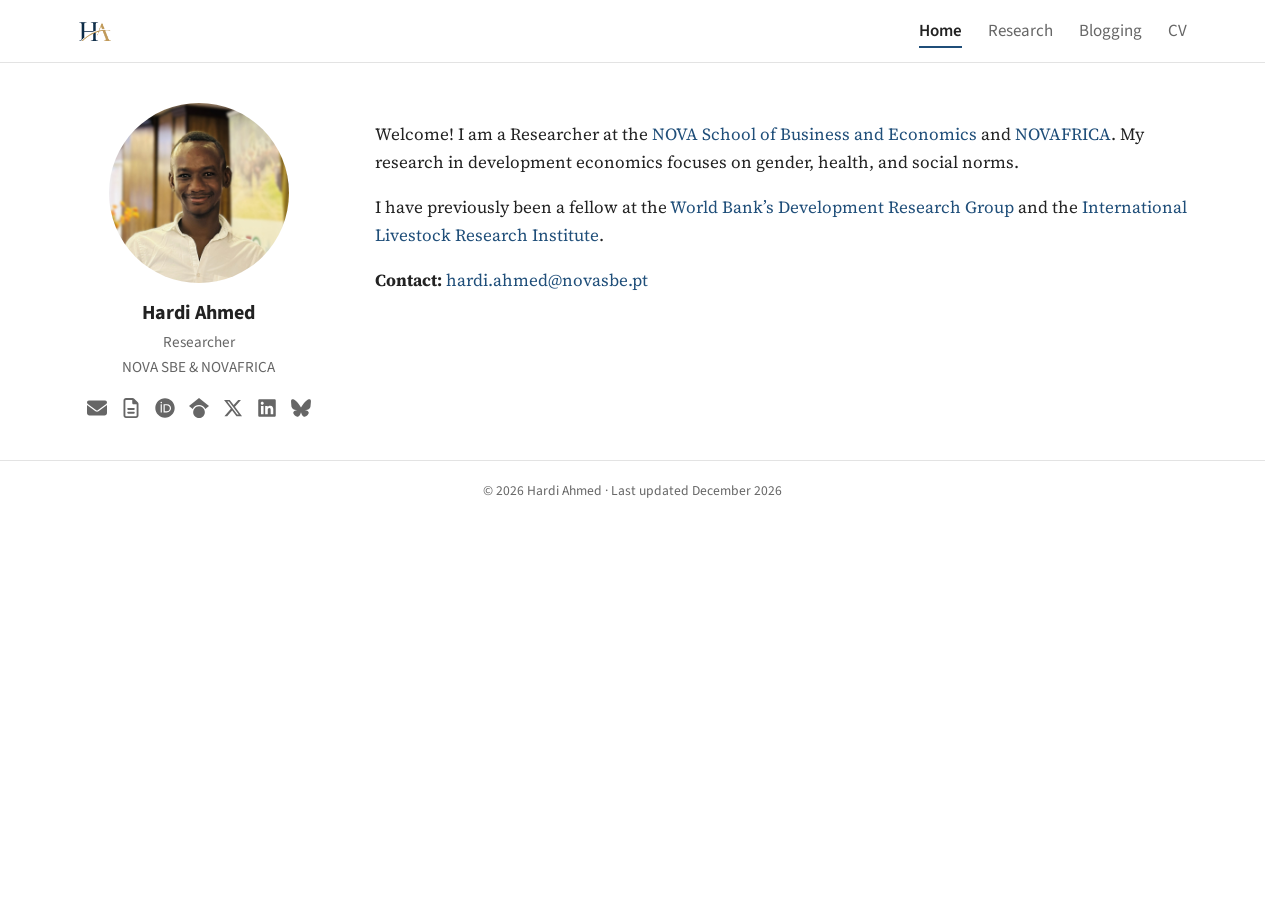
<file: index.html>
<!doctype html>
<html lang="en">
<head>
<meta charset="utf-8">
<meta name="viewport" content="width=device-width, initial-scale=1">
<title>Hardi Ahmed</title>
<meta name="description" content="Personal website of Hardi Ahmed, Researcher in development economics at NOVA School of Business and Economics and NOVAFRICA.">
<link rel="stylesheet" href="https://fonts.googleapis.com/css2?family=Source+Sans+3:wght@400;600&family=Source+Serif+4:ital,wght@0,400;0,600;1,400&display=swap">
<link rel="canonical" href="https://hardiahmedd.github.io/">
<meta property="og:type" content="profile">
<meta property="og:title" content="Hardi Ahmed">
<meta property="og:description" content="Personal website of Hardi Ahmed, Researcher in development economics at NOVA School of Business and Economics and NOVAFRICA.">
<meta property="og:site_name" content="Hardi Ahmed">
<meta property="og:url" content="https://hardiahmedd.github.io/">
<meta property="og:image" content="https://hardiahmedd.github.io/photo.jpg">
<meta name="twitter:card" content="summary">
<script type="application/ld+json">
{
 "@context": "https://schema.org",
 "@type": "WebSite",
 "name": "Hardi Ahmed",
 "alternateName": "Hardi Ahmed, Researcher",
 "url": "https://hardiahmedd.github.io/"
}
</script>
<script type="application/ld+json">
{
 "@context": "https://schema.org",
 "@type": "Person",
 "name": "Hardi Ahmed",
 "url": "https://hardiahmedd.github.io/",
 "image": "https://hardiahmedd.github.io/photo.jpg",
 "jobTitle": "Researcher",
 "email": "mailto:hardi.ahmed@novasbe.pt",
 "affiliation": [
  {
   "@type": "Organization",
   "name": "NOVA School of Business and Economics",
   "url": "https://www.novasbe.unl.pt/en/"
  },
  {
   "@type": "Organization",
   "name": "NOVAFRICA",
   "url": "https://novafrica.org/"
  }
 ],
 "alumniOf": [
  {
   "@type": "CollegeOrUniversity",
   "name": "University of Alicante"
  },
  {
   "@type": "CollegeOrUniversity",
   "name": "Kwame Nkrumah University of Science and Technology"
  }
 ],
 "knowsAbout": [
  "Development Economics",
  "Gender",
  "Health",
  "Social Norms",
  "Religion",
  "Sub-Saharan Africa"
 ],
 "sameAs": [
  "https://orcid.org/0009-0000-7778-9319",
  "https://scholar.google.com/citations?user=8W25XsoAAAAJ",
  "https://www.linkedin.com/in/hardi-ahmed-753b75182",
  "https://www.cienciavitae.pt/421F-DEBE-065C",
  "https://x.com/ahmedhardi94",
  "https://bsky.app/profile/hardiahmed.bsky.social"
 ]
}
</script>
<link rel="icon" href="favicon.ico" sizes="any">
<link rel="icon" type="image/png" sizes="192x192" href="favicon-192.png">
<link rel="apple-touch-icon" href="apple-touch-icon.png">
<link rel="stylesheet" href="style.css?v=28">
</head>
<body>
<header class="masthead"><div class="inner">
  <a class="site-name" href="index.html"><img src="ha-mark.png" alt="Hardi Ahmed, home" width="33" height="19"></a>
  <nav>
    <a href="index.html" aria-current="page">Home</a>
    <a href="research.html">Research</a>
    <a href="blogposts.html">Blogging</a>
    <a href="cv.html">CV</a>
  </nav>
</div></header>

<div class="layout">
  <aside class="profile">
    <img src="photo.jpg?v=3" alt="Portrait of Hardi Ahmed">
    <h2>Hardi Ahmed</h2>
    <p>Researcher</p>
    <p>NOVA SBE &amp; NOVAFRICA</p>
    <!-- Icons: Font Awesome Free 6.7.2, CC BY 4.0 -->
    <ul>
      <li><a href="mailto:hardi.ahmed@novasbe.pt" title="Email"><svg class="ic" viewBox="0 0 512 512" aria-hidden="true"><path d="M48 64C21.5 64 0 85.5 0 112c0 15.1 7.1 29.3 19.2 38.4L236.8 313.6c11.4 8.5 27 8.5 38.4 0L492.8 150.4c12.1-9.1 19.2-23.3 19.2-38.4c0-26.5-21.5-48-48-48L48 64zM0 176L0 384c0 35.3 28.7 64 64 64l384 0c35.3 0 64-28.7 64-64l0-208L294.4 339.2c-22.8 17.1-54 17.1-76.8 0L0 176z"/></svg><span class="lbl">Email</span></a></li>
      <li><a href="cv.html" title="CV"><svg class="ic" viewBox="0 0 384 512" aria-hidden="true"><path d="M64 464c-8.8 0-16-7.2-16-16L48 64c0-8.8 7.2-16 16-16l160 0 0 80c0 17.7 14.3 32 32 32l80 0 0 288c0 8.8-7.2 16-16 16L64 464zM64 0C28.7 0 0 28.7 0 64L0 448c0 35.3 28.7 64 64 64l256 0c35.3 0 64-28.7 64-64l0-293.5c0-17-6.7-33.3-18.7-45.3L274.7 18.7C262.7 6.7 246.5 0 229.5 0L64 0zm56 256c-13.3 0-24 10.7-24 24s10.7 24 24 24l144 0c13.3 0 24-10.7 24-24s-10.7-24-24-24l-144 0zm0 96c-13.3 0-24 10.7-24 24s10.7 24 24 24l144 0c13.3 0 24-10.7 24-24s-10.7-24-24-24l-144 0z"/></svg><span class="lbl">CV</span></a></li>
      <li><a href="https://orcid.org/0009-0000-7778-9319" title="ORCID"><svg class="ic" viewBox="0 0 512 512" aria-hidden="true"><path d="M294.75 188.19h-45.92V342h47.47c67.62 0 83.12-51.34 83.12-76.91 0-41.64-26.54-76.9-84.67-76.9zM256 8C119 8 8 119 8 256s111 248 248 248 248-111 248-248S393 8 256 8zm-80.79 360.76h-29.84v-207.5h29.84zm-14.92-231.14a19.57 19.57 0 1 1 19.57-19.57 19.64 19.64 0 0 1-19.57 19.57zM300 369h-81V161.26h80.6c76.73 0 110.44 54.83 110.44 103.85C410 318.39 368.38 369 300 369z"/></svg><span class="lbl">ORCID</span></a></li>
      <li><a href="https://scholar.google.com/citations?user=8W25XsoAAAAJ" title="Google Scholar"><svg class="ic" viewBox="0 0 512 512" aria-hidden="true"><path d="M390.9 298.5c0 0 0 .1 .1 .1c9.2 19.4 14.4 41.1 14.4 64C405.3 445.1 338.5 512 256 512s-149.3-66.9-149.3-149.3c0-22.9 5.2-44.6 14.4-64h0c1.7-3.6 3.6-7.2 5.6-10.7c4.4-7.6 9.4-14.7 15-21.3c27.4-32.6 68.5-53.3 114.4-53.3c33.6 0 64.6 11.1 89.6 29.9c9.1 6.9 17.4 14.7 24.8 23.5c5.6 6.6 10.6 13.8 15 21.3c2 3.4 3.8 7 5.5 10.5zm26.4-18.8c-30.1-58.4-91-98.4-161.3-98.4s-131.2 40-161.3 98.4L0 202.7 256 0 512 202.7l-94.7 77.1z"/></svg><span class="lbl">Google Scholar</span></a></li>
      <li><a href="https://x.com/ahmedhardi94" title="X"><svg class="ic" viewBox="0 0 512 512" aria-hidden="true"><path d="M389.2 48h70.6L305.6 224.2 487 464H345L233.7 318.6 106.5 464H35.8L200.7 275.5 26.8 48H172.4L272.9 180.9 389.2 48zM364.4 421.8h39.1L151.1 88h-42L364.4 421.8z"/></svg><span class="lbl">X</span></a></li>
      <li><a href="https://linkedin.com/in/hardi-ahmed-753b75182" title="LinkedIn"><svg class="ic" viewBox="0 0 448 512" aria-hidden="true"><path d="M416 32H31.9C14.3 32 0 46.5 0 64.3v383.4C0 465.5 14.3 480 31.9 480H416c17.6 0 32-14.5 32-32.3V64.3c0-17.8-14.4-32.3-32-32.3zM135.4 416H69V202.2h66.5V416zm-33.2-243c-21.3 0-38.5-17.3-38.5-38.5S80.9 96 102.2 96c21.2 0 38.5 17.3 38.5 38.5 0 21.3-17.2 38.5-38.5 38.5zm282.1 243h-66.4V312c0-24.8-.5-56.7-34.5-56.7-34.6 0-39.9 27-39.9 54.9V416h-66.4V202.2h63.7v29.2h.9c8.9-16.8 30.6-34.5 62.9-34.5 67.2 0 79.7 44.3 79.7 101.9V416z"/></svg><span class="lbl">LinkedIn</span></a></li>
      <li><a href="https://bsky.app/profile/hardiahmed.bsky.social" title="Bluesky"><svg class="ic" viewBox="0 0 512 512" aria-hidden="true"><path d="M111.8 62.2C170.2 105.9 233 194.7 256 242.4c23-47.6 85.8-136.4 144.2-180.2c42.1-31.6 110.3-56 110.3 21.8c0 15.5-8.9 130.5-14.1 149.2C478.2 298 412 314.6 353.1 304.5c102.9 17.5 129.1 75.5 72.5 133.5c-107.4 110.2-154.3-27.6-166.3-62.9l0 0c-1.7-4.9-2.6-7.8-3.3-7.8s-1.6 3-3.3 7.8l0 0c-12 35.3-59 173.1-166.3 62.9c-56.5-58-30.4-116 72.5-133.5C100 314.6 33.8 298 15.7 233.1C10.4 214.4 1.5 99.4 1.5 83.9c0-77.8 68.2-53.4 110.3-21.8z"/></svg><span class="lbl">Bluesky</span></a></li>
    </ul>
  </aside>

  <main>
    <h1 class="sr-only">Hardi Ahmed</h1>
    <p>Welcome! I am a Researcher at the <a href="https://www.novasbe.unl.pt/en/">NOVA School of Business and Economics</a> and <a href="https://novafrica.org/">NOVAFRICA</a>. My research in development economics focuses on gender, health, and social norms.</p>
    <p>I have previously been a fellow at the <a href="https://www.worldbank.org/en/about/unit/unit-dec">World Bank’s Development Research Group</a> and the <a href="https://www.ilri.org/">International Livestock Research Institute</a>.</p>
    <p><b>Contact:</b> <a href="mailto:hardi.ahmed@novasbe.pt">hardi.ahmed@novasbe.pt</a></p>
  </main>
</div>

<footer>© 2026 Hardi Ahmed · Last updated <span id="updated">November 2026</span></footer>
<script>(function(){var d=new Date(document.lastModified);if(!isNaN(d)&&d.getFullYear()>2025)document.getElementById("updated").textContent=d.toLocaleDateString("en-GB",{month:"long",year:"numeric"});})();</script>
<script data-goatcounter="https://hardiahmedd.goatcounter.com/count" async src="https://gc.zgo.at/count.js"></script>
</body>
</html>
</file>
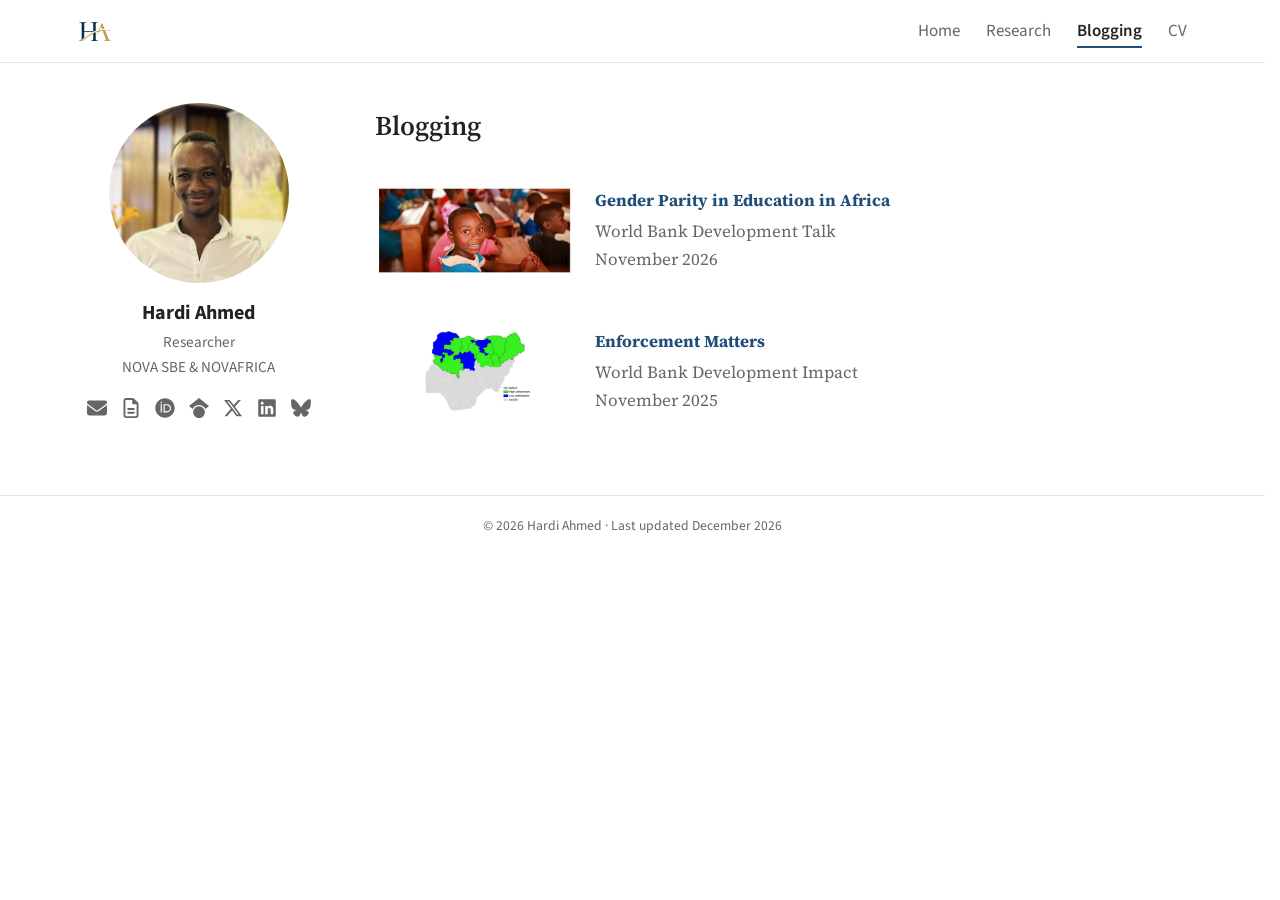
<file: blogposts.html>
<!doctype html>
<html lang="en">
<head>
<meta charset="utf-8">
<meta name="viewport" content="width=device-width, initial-scale=1">
<title>Blogging | Hardi Ahmed</title>
<meta name="description" content="Personal website of Hardi Ahmed, Researcher in development economics at NOVA School of Business and Economics and NOVAFRICA. Blog posts.">
<link rel="stylesheet" href="https://fonts.googleapis.com/css2?family=Source+Sans+3:wght@400;600&family=Source+Serif+4:ital,wght@0,400;0,600;1,400&display=swap">
<link rel="canonical" href="https://hardiahmedd.github.io/blogposts.html">
<meta property="og:type" content="website">
<meta property="og:title" content="Blogging | Hardi Ahmed">
<meta property="og:description" content="Personal website of Hardi Ahmed, Researcher in development economics at NOVA School of Business and Economics and NOVAFRICA. Blog posts.">
<meta property="og:site_name" content="Hardi Ahmed">
<meta property="og:url" content="https://hardiahmedd.github.io/blogposts.html">
<meta property="og:image" content="https://hardiahmedd.github.io/photo.jpg">
<meta name="twitter:card" content="summary">
<link rel="icon" href="favicon.ico" sizes="any">
<link rel="icon" type="image/png" sizes="192x192" href="favicon-192.png">
<link rel="apple-touch-icon" href="apple-touch-icon.png">
<link rel="stylesheet" href="style.css?v=28">
</head>
<body>
<header class="masthead"><div class="inner">
  <a class="site-name" href="index.html"><img src="ha-mark.png" alt="Hardi Ahmed, home" width="33" height="19"></a>
  <nav>
    <a href="index.html">Home</a>
    <a href="research.html">Research</a>
    <a href="blogposts.html" aria-current="page">Blogging</a>
    <a href="cv.html">CV</a>
  </nav>
</div></header>

<div class="layout">
  <aside class="profile">
    <img src="photo.jpg?v=3" alt="Portrait of Hardi Ahmed">
    <h2>Hardi Ahmed</h2>
    <p>Researcher</p>
    <p>NOVA SBE &amp; NOVAFRICA</p>
    <!-- Icons: Font Awesome Free 6.7.2, CC BY 4.0 -->
    <ul>
      <li><a href="mailto:hardi.ahmed@novasbe.pt" title="Email"><svg class="ic" viewBox="0 0 512 512" aria-hidden="true"><path d="M48 64C21.5 64 0 85.5 0 112c0 15.1 7.1 29.3 19.2 38.4L236.8 313.6c11.4 8.5 27 8.5 38.4 0L492.8 150.4c12.1-9.1 19.2-23.3 19.2-38.4c0-26.5-21.5-48-48-48L48 64zM0 176L0 384c0 35.3 28.7 64 64 64l384 0c35.3 0 64-28.7 64-64l0-208L294.4 339.2c-22.8 17.1-54 17.1-76.8 0L0 176z"/></svg><span class="lbl">Email</span></a></li>
      <li><a href="cv.html" title="CV"><svg class="ic" viewBox="0 0 384 512" aria-hidden="true"><path d="M64 464c-8.8 0-16-7.2-16-16L48 64c0-8.8 7.2-16 16-16l160 0 0 80c0 17.7 14.3 32 32 32l80 0 0 288c0 8.8-7.2 16-16 16L64 464zM64 0C28.7 0 0 28.7 0 64L0 448c0 35.3 28.7 64 64 64l256 0c35.3 0 64-28.7 64-64l0-293.5c0-17-6.7-33.3-18.7-45.3L274.7 18.7C262.7 6.7 246.5 0 229.5 0L64 0zm56 256c-13.3 0-24 10.7-24 24s10.7 24 24 24l144 0c13.3 0 24-10.7 24-24s-10.7-24-24-24l-144 0zm0 96c-13.3 0-24 10.7-24 24s10.7 24 24 24l144 0c13.3 0 24-10.7 24-24s-10.7-24-24-24l-144 0z"/></svg><span class="lbl">CV</span></a></li>
      <li><a href="https://orcid.org/0009-0000-7778-9319" title="ORCID"><svg class="ic" viewBox="0 0 512 512" aria-hidden="true"><path d="M294.75 188.19h-45.92V342h47.47c67.62 0 83.12-51.34 83.12-76.91 0-41.64-26.54-76.9-84.67-76.9zM256 8C119 8 8 119 8 256s111 248 248 248 248-111 248-248S393 8 256 8zm-80.79 360.76h-29.84v-207.5h29.84zm-14.92-231.14a19.57 19.57 0 1 1 19.57-19.57 19.64 19.64 0 0 1-19.57 19.57zM300 369h-81V161.26h80.6c76.73 0 110.44 54.83 110.44 103.85C410 318.39 368.38 369 300 369z"/></svg><span class="lbl">ORCID</span></a></li>
      <li><a href="https://scholar.google.com/citations?user=8W25XsoAAAAJ" title="Google Scholar"><svg class="ic" viewBox="0 0 512 512" aria-hidden="true"><path d="M390.9 298.5c0 0 0 .1 .1 .1c9.2 19.4 14.4 41.1 14.4 64C405.3 445.1 338.5 512 256 512s-149.3-66.9-149.3-149.3c0-22.9 5.2-44.6 14.4-64h0c1.7-3.6 3.6-7.2 5.6-10.7c4.4-7.6 9.4-14.7 15-21.3c27.4-32.6 68.5-53.3 114.4-53.3c33.6 0 64.6 11.1 89.6 29.9c9.1 6.9 17.4 14.7 24.8 23.5c5.6 6.6 10.6 13.8 15 21.3c2 3.4 3.8 7 5.5 10.5zm26.4-18.8c-30.1-58.4-91-98.4-161.3-98.4s-131.2 40-161.3 98.4L0 202.7 256 0 512 202.7l-94.7 77.1z"/></svg><span class="lbl">Google Scholar</span></a></li>
      <li><a href="https://x.com/ahmedhardi94" title="X"><svg class="ic" viewBox="0 0 512 512" aria-hidden="true"><path d="M389.2 48h70.6L305.6 224.2 487 464H345L233.7 318.6 106.5 464H35.8L200.7 275.5 26.8 48H172.4L272.9 180.9 389.2 48zM364.4 421.8h39.1L151.1 88h-42L364.4 421.8z"/></svg><span class="lbl">X</span></a></li>
      <li><a href="https://linkedin.com/in/hardi-ahmed-753b75182" title="LinkedIn"><svg class="ic" viewBox="0 0 448 512" aria-hidden="true"><path d="M416 32H31.9C14.3 32 0 46.5 0 64.3v383.4C0 465.5 14.3 480 31.9 480H416c17.6 0 32-14.5 32-32.3V64.3c0-17.8-14.4-32.3-32-32.3zM135.4 416H69V202.2h66.5V416zm-33.2-243c-21.3 0-38.5-17.3-38.5-38.5S80.9 96 102.2 96c21.2 0 38.5 17.3 38.5 38.5 0 21.3-17.2 38.5-38.5 38.5zm282.1 243h-66.4V312c0-24.8-.5-56.7-34.5-56.7-34.6 0-39.9 27-39.9 54.9V416h-66.4V202.2h63.7v29.2h.9c8.9-16.8 30.6-34.5 62.9-34.5 67.2 0 79.7 44.3 79.7 101.9V416z"/></svg><span class="lbl">LinkedIn</span></a></li>
      <li><a href="https://bsky.app/profile/hardiahmed.bsky.social" title="Bluesky"><svg class="ic" viewBox="0 0 512 512" aria-hidden="true"><path d="M111.8 62.2C170.2 105.9 233 194.7 256 242.4c23-47.6 85.8-136.4 144.2-180.2c42.1-31.6 110.3-56 110.3 21.8c0 15.5-8.9 130.5-14.1 149.2C478.2 298 412 314.6 353.1 304.5c102.9 17.5 129.1 75.5 72.5 133.5c-107.4 110.2-154.3-27.6-166.3-62.9l0 0c-1.7-4.9-2.6-7.8-3.3-7.8s-1.6 3-3.3 7.8l0 0c-12 35.3-59 173.1-166.3 62.9c-56.5-58-30.4-116 72.5-133.5C100 314.6 33.8 298 15.7 233.1C10.4 214.4 1.5 99.4 1.5 83.9c0-77.8 68.2-53.4 110.3-21.8z"/></svg><span class="lbl">Bluesky</span></a></li>
    </ul>
  </aside>

  <main>
    <h1>Blogging</h1>
    <article class="post">
      <a href="https://blogs.worldbank.org/en/developmenttalk/girls-and-boys-are-reaching-parity-in-african-schools--but-two-p"><img src="blog-parity.jpg" alt="Children in a classroom"></a>
      <div>
        <h3><a href="https://blogs.worldbank.org/en/developmenttalk/girls-and-boys-are-reaching-parity-in-african-schools--but-two-p">Gender Parity in Education in Africa</a></h3>
        <p>World Bank Development Talk<br>November 2026</p>
      </div>
    </article>
    <article class="post">
      <a href="https://blogs.worldbank.org/en/impactevaluations/enforcement-matters--how-nigeria-s-sharia-reform-created-winners"><img src="blog-enforcement.jpg" alt="Map of Nigerian states by Sharia reform enforcement" style="object-fit:contain;background:#fff"></a>
      <div>
        <h3><a href="https://blogs.worldbank.org/en/impactevaluations/enforcement-matters--how-nigeria-s-sharia-reform-created-winners">Enforcement Matters</a></h3>
        <p>World Bank Development Impact<br>November 2025</p>
      </div>
    </article>
  </main>
</div>

<footer>© 2026 Hardi Ahmed · Last updated <span id="updated">November 2026</span></footer>
<script>(function(){var d=new Date(document.lastModified);if(!isNaN(d)&&d.getFullYear()>2025)document.getElementById("updated").textContent=d.toLocaleDateString("en-GB",{month:"long",year:"numeric"});})();</script>
<script data-goatcounter="https://hardiahmedd.goatcounter.com/count" async src="https://gc.zgo.at/count.js"></script>
</body>
</html>
</file>
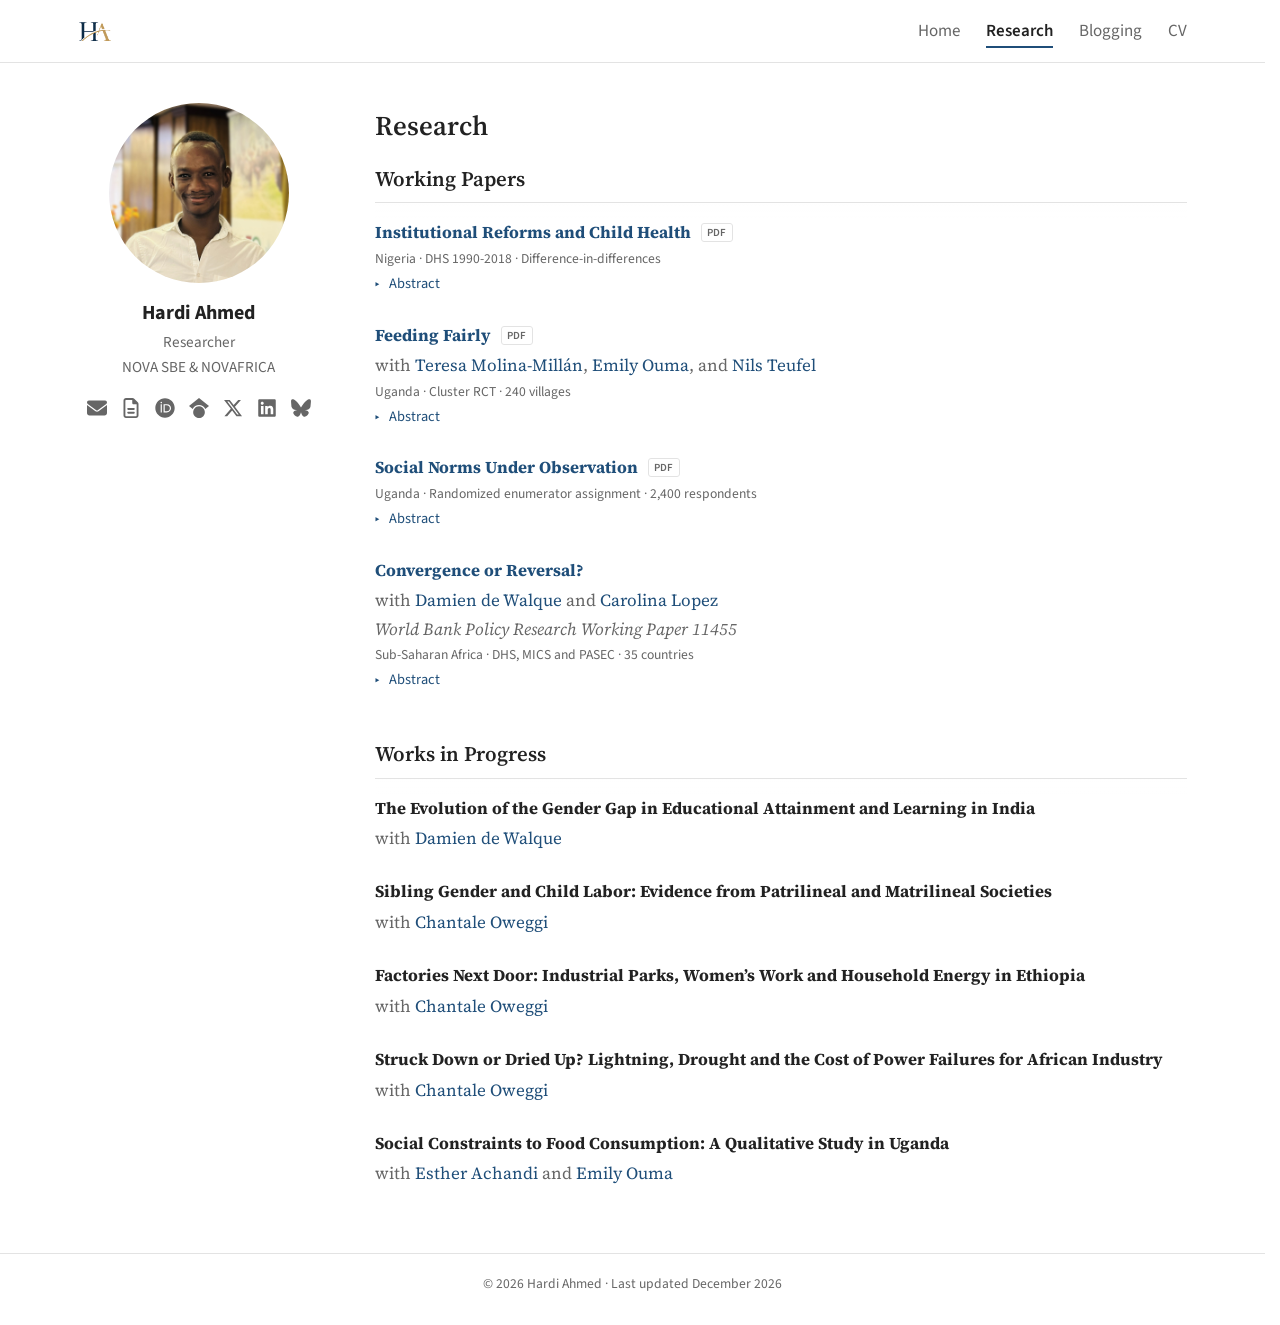
<file: research.html>
<!doctype html>
<html lang="en">
<head>
<meta charset="utf-8">
<meta name="viewport" content="width=device-width, initial-scale=1">
<title>Research | Hardi Ahmed</title>
<meta name="description" content="Personal website of Hardi Ahmed, Researcher in development economics at NOVA School of Business and Economics and NOVAFRICA. Working papers and works in progress on gender, health and social norms.">
<link rel="stylesheet" href="https://fonts.googleapis.com/css2?family=Source+Sans+3:wght@400;600&family=Source+Serif+4:ital,wght@0,400;0,600;1,400&display=swap">
<link rel="canonical" href="https://hardiahmedd.github.io/research.html">
<meta property="og:type" content="website">
<meta property="og:title" content="Research | Hardi Ahmed">
<meta property="og:description" content="Personal website of Hardi Ahmed, Researcher in development economics at NOVA School of Business and Economics and NOVAFRICA. Working papers and works in progress on gender, health and social norms.">
<meta property="og:site_name" content="Hardi Ahmed">
<meta property="og:url" content="https://hardiahmedd.github.io/research.html">
<meta property="og:image" content="https://hardiahmedd.github.io/photo.jpg">
<meta name="twitter:card" content="summary">
<link rel="icon" href="favicon.ico" sizes="any">
<link rel="icon" type="image/png" sizes="192x192" href="favicon-192.png">
<link rel="apple-touch-icon" href="apple-touch-icon.png">
<link rel="stylesheet" href="style.css?v=28">
</head>
<body>
<header class="masthead"><div class="inner">
  <a class="site-name" href="index.html"><img src="ha-mark.png" alt="Hardi Ahmed, home" width="33" height="19"></a>
  <nav>
    <a href="index.html">Home</a>
    <a href="research.html" aria-current="page">Research</a>
    <a href="blogposts.html">Blogging</a>
    <a href="cv.html">CV</a>
  </nav>
</div></header>

<div class="layout">
  <aside class="profile">
    <img src="photo.jpg?v=3" alt="Portrait of Hardi Ahmed">
    <h2>Hardi Ahmed</h2>
    <p>Researcher</p>
    <p>NOVA SBE &amp; NOVAFRICA</p>
    <!-- Icons: Font Awesome Free 6.7.2, CC BY 4.0 -->
    <ul>
      <li><a href="mailto:hardi.ahmed@novasbe.pt" title="Email"><svg class="ic" viewBox="0 0 512 512" aria-hidden="true"><path d="M48 64C21.5 64 0 85.5 0 112c0 15.1 7.1 29.3 19.2 38.4L236.8 313.6c11.4 8.5 27 8.5 38.4 0L492.8 150.4c12.1-9.1 19.2-23.3 19.2-38.4c0-26.5-21.5-48-48-48L48 64zM0 176L0 384c0 35.3 28.7 64 64 64l384 0c35.3 0 64-28.7 64-64l0-208L294.4 339.2c-22.8 17.1-54 17.1-76.8 0L0 176z"/></svg><span class="lbl">Email</span></a></li>
      <li><a href="cv.html" title="CV"><svg class="ic" viewBox="0 0 384 512" aria-hidden="true"><path d="M64 464c-8.8 0-16-7.2-16-16L48 64c0-8.8 7.2-16 16-16l160 0 0 80c0 17.7 14.3 32 32 32l80 0 0 288c0 8.8-7.2 16-16 16L64 464zM64 0C28.7 0 0 28.7 0 64L0 448c0 35.3 28.7 64 64 64l256 0c35.3 0 64-28.7 64-64l0-293.5c0-17-6.7-33.3-18.7-45.3L274.7 18.7C262.7 6.7 246.5 0 229.5 0L64 0zm56 256c-13.3 0-24 10.7-24 24s10.7 24 24 24l144 0c13.3 0 24-10.7 24-24s-10.7-24-24-24l-144 0zm0 96c-13.3 0-24 10.7-24 24s10.7 24 24 24l144 0c13.3 0 24-10.7 24-24s-10.7-24-24-24l-144 0z"/></svg><span class="lbl">CV</span></a></li>
      <li><a href="https://orcid.org/0009-0000-7778-9319" title="ORCID"><svg class="ic" viewBox="0 0 512 512" aria-hidden="true"><path d="M294.75 188.19h-45.92V342h47.47c67.62 0 83.12-51.34 83.12-76.91 0-41.64-26.54-76.9-84.67-76.9zM256 8C119 8 8 119 8 256s111 248 248 248 248-111 248-248S393 8 256 8zm-80.79 360.76h-29.84v-207.5h29.84zm-14.92-231.14a19.57 19.57 0 1 1 19.57-19.57 19.64 19.64 0 0 1-19.57 19.57zM300 369h-81V161.26h80.6c76.73 0 110.44 54.83 110.44 103.85C410 318.39 368.38 369 300 369z"/></svg><span class="lbl">ORCID</span></a></li>
      <li><a href="https://scholar.google.com/citations?user=8W25XsoAAAAJ" title="Google Scholar"><svg class="ic" viewBox="0 0 512 512" aria-hidden="true"><path d="M390.9 298.5c0 0 0 .1 .1 .1c9.2 19.4 14.4 41.1 14.4 64C405.3 445.1 338.5 512 256 512s-149.3-66.9-149.3-149.3c0-22.9 5.2-44.6 14.4-64h0c1.7-3.6 3.6-7.2 5.6-10.7c4.4-7.6 9.4-14.7 15-21.3c27.4-32.6 68.5-53.3 114.4-53.3c33.6 0 64.6 11.1 89.6 29.9c9.1 6.9 17.4 14.7 24.8 23.5c5.6 6.6 10.6 13.8 15 21.3c2 3.4 3.8 7 5.5 10.5zm26.4-18.8c-30.1-58.4-91-98.4-161.3-98.4s-131.2 40-161.3 98.4L0 202.7 256 0 512 202.7l-94.7 77.1z"/></svg><span class="lbl">Google Scholar</span></a></li>
      <li><a href="https://x.com/ahmedhardi94" title="X"><svg class="ic" viewBox="0 0 512 512" aria-hidden="true"><path d="M389.2 48h70.6L305.6 224.2 487 464H345L233.7 318.6 106.5 464H35.8L200.7 275.5 26.8 48H172.4L272.9 180.9 389.2 48zM364.4 421.8h39.1L151.1 88h-42L364.4 421.8z"/></svg><span class="lbl">X</span></a></li>
      <li><a href="https://linkedin.com/in/hardi-ahmed-753b75182" title="LinkedIn"><svg class="ic" viewBox="0 0 448 512" aria-hidden="true"><path d="M416 32H31.9C14.3 32 0 46.5 0 64.3v383.4C0 465.5 14.3 480 31.9 480H416c17.6 0 32-14.5 32-32.3V64.3c0-17.8-14.4-32.3-32-32.3zM135.4 416H69V202.2h66.5V416zm-33.2-243c-21.3 0-38.5-17.3-38.5-38.5S80.9 96 102.2 96c21.2 0 38.5 17.3 38.5 38.5 0 21.3-17.2 38.5-38.5 38.5zm282.1 243h-66.4V312c0-24.8-.5-56.7-34.5-56.7-34.6 0-39.9 27-39.9 54.9V416h-66.4V202.2h63.7v29.2h.9c8.9-16.8 30.6-34.5 62.9-34.5 67.2 0 79.7 44.3 79.7 101.9V416z"/></svg><span class="lbl">LinkedIn</span></a></li>
      <li><a href="https://bsky.app/profile/hardiahmed.bsky.social" title="Bluesky"><svg class="ic" viewBox="0 0 512 512" aria-hidden="true"><path d="M111.8 62.2C170.2 105.9 233 194.7 256 242.4c23-47.6 85.8-136.4 144.2-180.2c42.1-31.6 110.3-56 110.3 21.8c0 15.5-8.9 130.5-14.1 149.2C478.2 298 412 314.6 353.1 304.5c102.9 17.5 129.1 75.5 72.5 133.5c-107.4 110.2-154.3-27.6-166.3-62.9l0 0c-1.7-4.9-2.6-7.8-3.3-7.8s-1.6 3-3.3 7.8l0 0c-12 35.3-59 173.1-166.3 62.9c-56.5-58-30.4-116 72.5-133.5C100 314.6 33.8 298 15.7 233.1C10.4 214.4 1.5 99.4 1.5 83.9c0-77.8 68.2-53.4 110.3-21.8z"/></svg><span class="lbl">Bluesky</span></a></li>
    </ul>
  </aside>

  <main>
    <h1>Research</h1>
    <section>
    <h2>Working Papers</h2>

    <article class="paper">
      <h3><a href="papers/ShariaCodes.pdf">Institutional Reforms and Child Health</a> <span class="pdf-tag">PDF</span></h3>
      <p class="tags">Nigeria · DHS 1990-2018 · Difference-in-differences</p>
      <details><summary>Abstract</summary>
      <p>Religious legal reforms shape child welfare in pluralistic societies. This paper examines Nigeria's 2000 Sharia Penal Code reform, adopted by 12 northern states with varying enforcement intensity. Using Demographic and Health Survey data from 1990 to 2018 and difference-in-differences estimation, I find the reform reduced child anthropometric measures by 0.23 to 0.27 standard deviations. Effects concentrated among non-Muslim minorities, who experienced declines of 0.76 standard deviations in height-for-age and 0.44 standard deviations in weight-for-age, approximately three times larger than Muslims. Muslims showed mixed effects: no significant changes in height-for-age but declines in weight-for-height. Enforcement intensity shaped outcomes for non-Muslims. A theoretical model and empirical analysis reveal two mechanisms. Among Muslims, stronger enforcement encouraged health investment but increased son-biased fertility. These opposing effects offset one another. Weak enforcement enabled (perceived) discriminatory service denial among non-Muslims, while strong enforcement protected access. These findings demonstrate how religious legal reforms create unintended spillovers that harm minority populations, with enforcement strength determining the scope for discrimination.</p>
      </details>
    </article>

    <article class="paper">
      <h3><a href="papers/FeedingFairly.pdf">Feeding Fairly</a> <span class="pdf-tag">PDF</span></h3>
      <p class="meta">with <a href="https://sites.google.com/site/tmolinamillan">Teresa Molina-Millán</a>, <a href="https://www.ilri.org/people/emily-ouma">Emily Ouma</a>, and <a href="https://www.ilri.org/people/nils-teufel">Nils Teufel</a></p>
      <p class="tags">Uganda · Cluster RCT · 240 villages</p>
      <details><summary>Abstract</summary>
      <p>This paper uses a clustered randomized controlled trial across 240 villages in rural Uganda to study whether informational or norm-based constraints limit maternal nutrition interventions, comparing women-only nutrition sessions, couple-based sessions, and a couple-based intervention that additionally addresses food allocation norms. Providing information to both spouses substantially increases nutrition knowledge for men and women, with comparable gains across the two couple-based arms. This, however, generates limited improvements in dietary outcomes. The combined nutrition and norms intervention reduces adherence to conservative food allocation norms, substantially increases women's and children's minimum dietary diversity, and raises animal-source food consumption for both groups. Comparable knowledge gains but divergent dietary outcomes across the two couple-based arms suggest norms as the binding constraint on dietary behavior. These gains occur without increases in total household food expenditure. They appear to operate through a repositioning of men as active participants in the nutrition domain, with reductions in eat-out expenditures, increases in pro-child allocation behavior, and a contraction of women's sole decision-making authority toward joint arrangements.</p>
      </details>
    </article>

    <article class="paper">
      <h3><a href="papers/EnumEffects.pdf">Social Norms Under Observation</a> <span class="pdf-tag">PDF</span></h3>
      <p class="tags">Uganda · Randomized enumerator assignment · 2,400 respondents</p>
      <details><summary>Abstract</summary>
      <p>Gender-matching protocols assume that respondents answer more truthfully to enumerators of their own gender. I test this assumption by randomly assigning enumerators to 2,400 respondents in rural Uganda. Enumerator identity explains more of the variation in self-reported outcomes than in verifiable characteristics. Gender matching significantly shifts responses in opposite directions. Matched men report more conservative norms and dietary taboos, less malnutrition knowledge, and less involvement in spending decisions than unmatched men. Matched women generally report the reverse. These opposite effects imply that men and women generally shift their responses in the same direction with female enumerators. A priming experiment supports this female enumerator effect. These findings challenge conventional gender-matching protocols.</p>
      </details>
    </article>

    <article class="paper">
      <h3><a href="https://documents.worldbank.org/en/publication/documents-reports/documentdetail/099802309162612875">Convergence or Reversal?</a></h3>
      <p class="meta">with <a href="https://sites.google.com/site/decrgdamiendewalque/">Damien de Walque</a> and <a href="https://www.jcarolinalopez.com/">Carolina Lopez</a><br><i>World Bank Policy Research Working Paper 11455</i></p>
      <p class="tags">Sub-Saharan Africa · DHS, MICS and PASEC · 35 countries</p>
      <details><summary>Abstract</summary>
      <p>The generational evolution of gender gaps in education in sub-Saharan Africa remains poorly documented at the regional scale. Using micro DHS and MICS data from 35 countries (approximately 736,000 individuals), complemented by PASEC test scores for 14 francophone countries, we trace gender differences in educational attainment and learning by birth cohort. Attainment gaps narrow sharply across cohorts: the female disadvantage falls from 13 to 15 percentage points in primary and secondary attendance and 1.9 years of schooling among those born in the 1970s to far smaller values among the most recent cohorts, and is statistically insignificant across most of the youngest birth cohorts. Among those born after 1999, females exceed males in secondary attendance and years of education in a majority of countries. Convergence, however, is uneven. It partly reflects stagnation in boys' secondary attendance rather than female gains, learning gaps show no uniform direction across countries and often run counter to attainment, and wider attainment gaps persist among rural, poorer, and Muslim populations.</p>
      </details>
    </article>

    </section>
    <section>
    <h2>Works in Progress</h2>
    <article class="paper">
      <h3>The Evolution of the Gender Gap in Educational Attainment and Learning in India</h3>
      <p class="meta">with <a href="https://sites.google.com/site/decrgdamiendewalque/">Damien de Walque</a></p>
    </article>
    <article class="paper">
      <h3>Sibling Gender and Child Labor: Evidence from Patrilineal and Matrilineal Societies</h3>
      <p class="meta">with <a href="https://sites.google.com/view/chantale-oweggi">Chantale Oweggi</a></p>
    </article>
    <article class="paper">
      <h3>Factories Next Door: Industrial Parks, Women’s Work and Household Energy in Ethiopia</h3>
      <p class="meta">with <a href="https://sites.google.com/view/chantale-oweggi">Chantale Oweggi</a></p>
    </article>
    <article class="paper">
      <h3>Struck Down or Dried Up? Lightning, Drought and the Cost of Power Failures for African Industry</h3>
      <p class="meta">with <a href="https://sites.google.com/view/chantale-oweggi">Chantale Oweggi</a></p>
    </article>
    <article class="paper">
      <h3>Social Constraints to Food Consumption: A Qualitative Study in Uganda</h3>
      <p class="meta">with <a href="https://www.ilri.org/people/esther-leah-achandi">Esther Achandi</a> and <a href="https://www.ilri.org/people/emily-ouma">Emily Ouma</a></p>
    </article>
    </section>
  </main>
</div>

<footer>© 2026 Hardi Ahmed · Last updated <span id="updated">November 2026</span></footer>
<script>(function(){var d=new Date(document.lastModified);if(!isNaN(d)&&d.getFullYear()>2025)document.getElementById("updated").textContent=d.toLocaleDateString("en-GB",{month:"long",year:"numeric"});})();</script>
<script data-goatcounter="https://hardiahmedd.goatcounter.com/count" async src="https://gc.zgo.at/count.js"></script>
</body>
</html>
</file>
<file: style.css>
:root { --text:#222; --muted:#666; --accent:#1f4e79; --rule:#e3e3e3; --bg:#fff; --head: 63px; --h1: 93px; }
* { box-sizing: border-box; }
/* always reserve the scrollbar's width, so the layout doesn't shift between short and long pages */
html { scrollbar-gutter: stable; }
body { margin: 0; background: var(--bg); color: var(--text);
       font: 17px/1.65 "Source Serif 4", Georgia, serif; }
a { color: var(--accent); text-decoration: none; }
a:hover { text-decoration: underline; }
.sans { font-family: "Source Sans 3", "Helvetica Neue", Arial, sans-serif; }

/* top bar */
.masthead { border-bottom: 1px solid var(--rule); position: sticky; top: 0; z-index: 10; background: var(--bg); }
.masthead .inner { max-width: 1140px; margin: 0 auto; padding: 14px 16px; min-height: calc(var(--head) - 1px); box-sizing: border-box;
                   display: flex; align-items: center; justify-content: space-between; flex-wrap: wrap; gap: 8px; }
.site-name { font-family: "Source Sans 3", sans-serif; font-size: 1.3rem; font-weight: 600; color: var(--text); line-height: 34px; }
.site-name { display: flex; align-items: center; height: 34px; }
.site-name img { display: block; height: 19px; width: auto; }
.masthead nav a { font-family: "Source Sans 3", sans-serif; color: var(--muted); margin-left: 22px; }
.masthead nav a:first-child { margin-left: 0; }
.masthead nav a[aria-current] { color: var(--text); font-weight: 600; border-bottom: 2px solid var(--accent); padding-bottom: 3px; }

/* sidebar + content */
.layout { max-width: 1140px; margin: 0 auto; padding: 0 16px 40px; display: grid;
          grid-template-columns: 240px 1fr; gap: 56px; align-items: start; }
.profile { font-family: "Source Sans 3", sans-serif; font-size: .95rem; text-align: center; position: sticky; top: var(--head); padding-top: 40px; }
.profile img { width: 180px; max-width: 100%; aspect-ratio: 1; object-fit: cover; border-radius: 50%; display: block; margin: 0 auto; }
.profile h2 { font-size: 1.25rem; margin: 14px 0 2px; }
.profile p { margin: 0 0 4px; color: var(--muted); line-height: 1.4; }
.profile ul { list-style: none; padding: 0; margin: 16px 0 0; display: flex; flex-wrap: wrap; justify-content: center; gap: 12px 14px; }
.profile li { margin: 0; }
.profile li a { color: var(--text); }
.profile li a:hover { color: var(--accent); }
.profile .ic { width: 20px; height: 20px; vertical-align: middle; fill: var(--muted); }
.profile a:hover .ic { fill: var(--accent); }
.profile .lbl { position: absolute; width: 1px; height: 1px; overflow: hidden; clip: rect(0 0 0 0); white-space: nowrap; }

main { min-width: 0; padding-top: 40px; }
main h1 { font-size: 1.7rem; font-weight: 600; margin: -40px 0 18px; position: sticky; top: var(--head); z-index: 5;
          background: var(--bg); padding: 40px 0 8px; box-shadow: 0 -24px 0 var(--bg);
          height: var(--h1); box-sizing: border-box; line-height: 45px; }
main h1:has(+ section) { margin-bottom: 0; }
main h1:has(+ section)::after { display: none; }
/* soft fade under the pinned heading so text slides under it instead of being cut in half */
main h1::after { content: ""; position: absolute; left: 0; right: 0; top: 100%; height: 18px;
                 background: linear-gradient(var(--bg), rgba(255,255,255,0)); pointer-events: none; }
main h2 { font-size: 1.3rem; font-weight: 600; margin: 40px 0 16px; padding: 6px 0; border-bottom: 1px solid var(--rule);
          position: sticky; top: calc(var(--head) + var(--h1)); z-index: 4; background: var(--bg); }
main h2::after { content: ""; position: absolute; left: 0; right: 0; top: calc(100% + 1px); height: 18px;
                 background: linear-gradient(var(--bg), rgba(255,255,255,0)); pointer-events: none; }
main h1 + section > h2 { margin-top: 0; }

/* papers */
.paper { margin-bottom: 26px; position: relative; z-index: 0; }
.paper h3 { font-size: 1.05rem; margin: 0; }
.paper .meta { color: var(--muted); margin: 2px 0 0; }
.paper .tags { margin: 2px 0 0; font: .85rem "Source Sans 3", sans-serif; color: var(--muted); }
.paper details { margin-top: 4px; }
.paper summary { cursor: pointer; color: var(--accent); font-family: "Source Sans 3", sans-serif; font-size: .9rem; list-style: none; }
/* plain-text triangle instead of the browser's built-in marker (Safari draws that one above pinned headings) */
.paper summary::-webkit-details-marker { display: none; }
.paper summary::before { content: "\25B8"; display: inline-block; width: 1em; }
.paper details[open] > summary::before { content: "\25BE"; }
.paper details p { margin: 8px 0 0; font-size: .95rem; }

.pdf-tag { font: 600 .68rem "Source Sans 3", sans-serif; letter-spacing: .04em; color: var(--muted);
           border: 1px solid var(--rule); border-radius: 3px; padding: 1px 5px; margin-left: 6px; vertical-align: 2px; }

/* cv page: PDF pages drawn by pdf.js */
.cv-actions { margin: 0 0 18px; }
.btn { display: inline-block; padding: 7px 14px; border: 1px solid var(--accent); border-radius: 4px; color: var(--accent);
       font-family: "Source Sans 3", sans-serif; }
.btn:hover { background: var(--accent); color: #fff; text-decoration: none; }
.cv-page { position: relative; margin-bottom: 18px; border: 1px solid var(--rule); box-shadow: 0 1px 6px rgba(0,0,0,.08); }
.cv-page canvas { display: block; }
.cv-link { position: absolute; display: block; border-radius: 2px; }
.cv-link:hover { background: rgba(31,78,121,.12); }
.cv-loading { color: var(--muted); font-family: "Source Sans 3", sans-serif; }

/* blog */
.post { display: grid; grid-template-columns: 200px 1fr; gap: 20px; align-items: center; margin-bottom: 28px; }
.post img { width: 100%; aspect-ratio: 16/9; object-fit: cover; border-radius: 4px; display: block; }
.post h3 { margin: 0; font-size: 1.05rem; }
.post p { margin: 2px 0 0; color: var(--muted); }

footer { border-top: 1px solid var(--rule); text-align: center; color: var(--muted);
         font: .85rem "Source Sans 3", sans-serif; padding: 20px 16px 32px; }

@media (max-width: 760px) {
  :root { --head: 55px; --h1: 54px; }
  .masthead .inner { flex-wrap: nowrap; align-items: center; gap: 12px; padding: 10px 16px; }
  .masthead nav a { margin-left: 16px; font-size: .95rem; }
  .layout { grid-template-columns: 1fr; gap: 20px; padding: 20px 16px 32px; }
  .profile { text-align: center; position: static; padding-top: 0; }
  main { padding-top: 0; }
  main h1 { margin: 0 0 18px; padding: 8px 0; line-height: 38px; }
  .profile img { max-width: 120px; margin: 0 auto; border-radius: 50%; aspect-ratio: 1; object-fit: cover; }
  .profile h2 { margin-top: 10px; }
  .profile ul { gap: 18px; margin-top: 12px; }
  .profile .ic { width: 22px; height: 22px; }
  main h1 { font-size: 1.45rem; }
  main h2 { margin-top: 28px; }
  .post { grid-template-columns: 1fr; gap: 10px; }
}

.sr-only { position: absolute; width: 1px; height: 1px; overflow: hidden; clip: rect(0 0 0 0); white-space: nowrap; }
</file>
